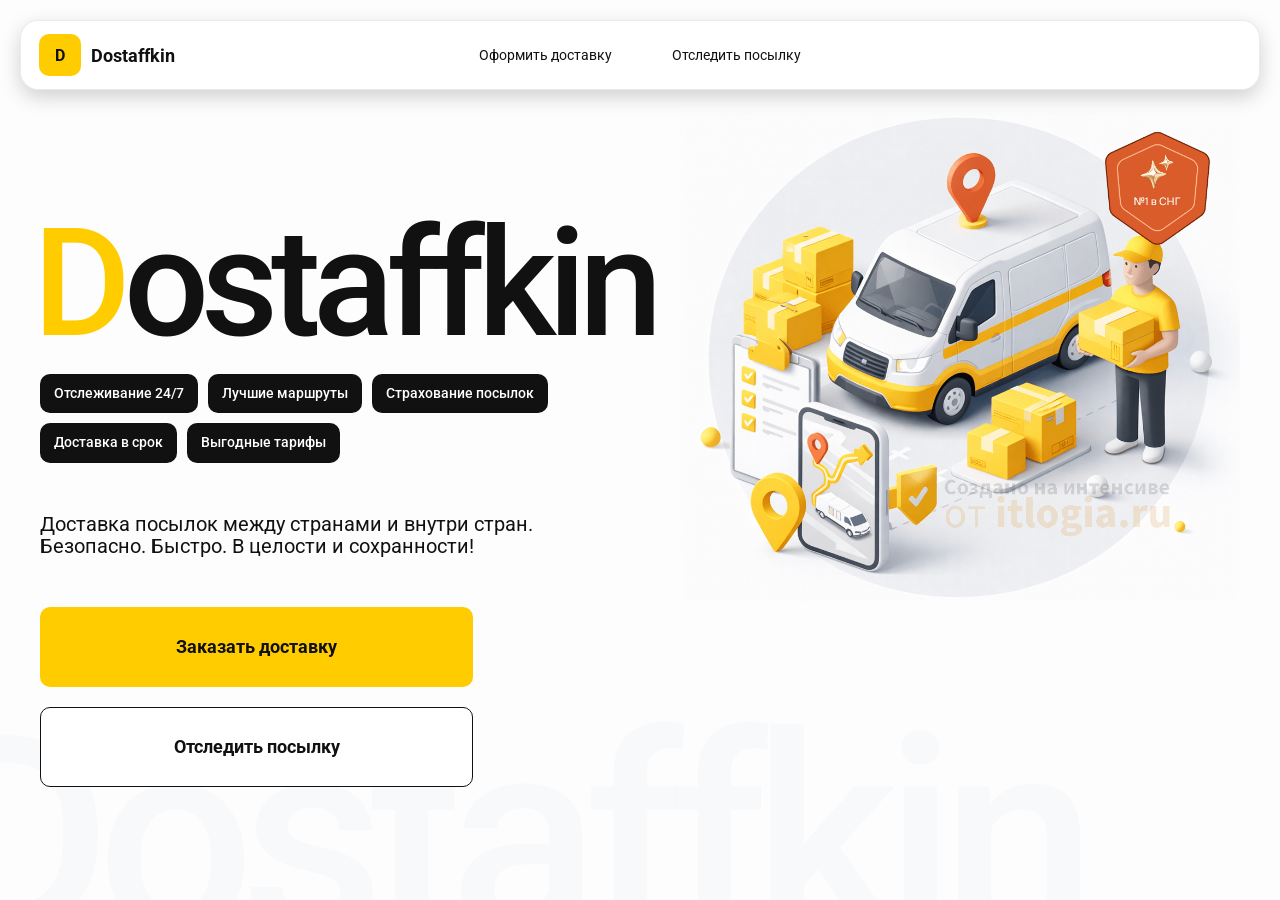
<file: index.html>
<!DOCTYPE html>
<html lang="ru">

<head>
    <meta charset="UTF-8">
    <meta name="viewport" content="width=device-width,initial-scale=1,maximum-scale=1,user-scalable=0" />
    <title>Dostaffkin — Доставка посылок между странами и внутри стран. Безопасно. Быстро. В целости и сохранности!
    </title>
    <link rel="stylesheet" href="styles/base.css">
    <link rel="stylesheet" href="styles/base_adaptive.css">
    <link rel="stylesheet" href="styles/index.css">
    <link rel="stylesheet" href="styles/index_adaptive.css">
</head>

<body>
    <div class="container">
        <header class="header">
            <a class="header-brand" href="#">
                <div class="header-logo">D</div>
                <div class="header-title">Dostaffkin</div>
            </a>
            <nav class="header-menu">
                <a class="header-link" href="./order.html">Оформить <span>доставку</span></a>
                <a class="header-link" href="./track.html">Отследить <span>посылку</span></a>
            </nav>
        </header>
        <main class="main">
            <section class="main-info">
                <div class="main-title">
                    <span>D</span>ostaffkin
                </div>
                <div class="main-features">
                    <div class="main-feature">Отслеживание 24/7</div>
                    <div class="main-feature">Лучшие маршруты</div>
                    <div class="main-feature">Страхование посылок</div>
                    <div class="main-feature">Доставка в срок</div>
                    <div class="main-feature">Выгодные тарифы</div>
                </div>
                <div class="main-description">
                    Доставка посылок между странами и внутри стран.
                    Безопасно. Быстро. В целости и сохранности!
                </div>
                <div class="main-actions">
                    <a class="button" type="button" href="./order.html">Заказать доставку</a>
                    <a class="button button-white" type="button" href="./track.html">Отследить посылку</a>
                </div>
            </section>
            <div class="main-title-ghost">Dostaffkin</div>
            <section class="main-image">
                <img src="images/main-image.png" alt="Main image" />
            </section>
        </main>
    </div>
</body>

</html>
</file>
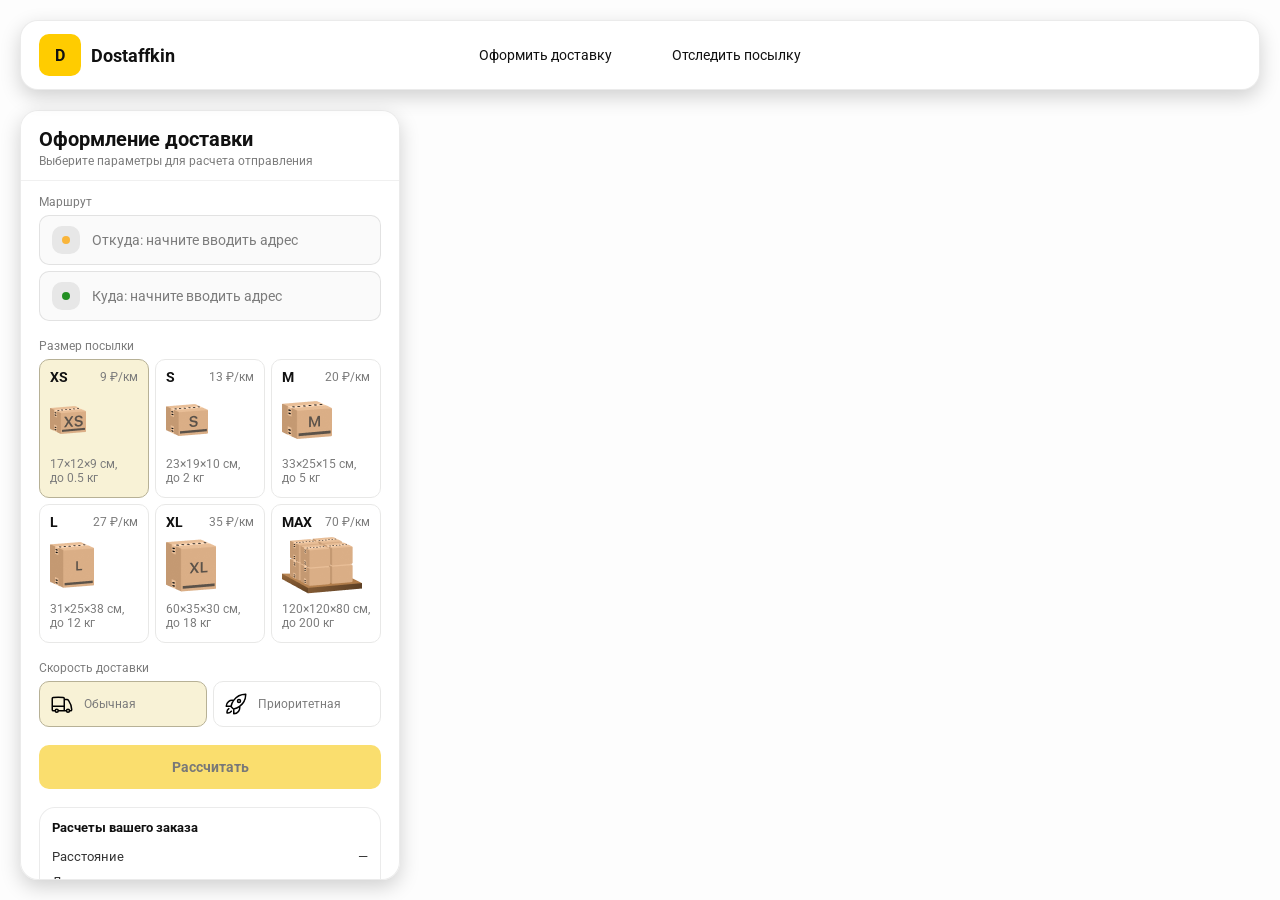
<file: order.html>
<!Doctype html>
<html lang="ru">

<head>
    <meta charset="utf-8" />
    <meta name="viewport" content="width=device-width,initial-scale=1,maximum-scale=1,user-scalable=0" />
    <title>Оформление доставки</title>

    <link rel="stylesheet" href="styles/base.css" />
    <link rel="stylesheet" href="styles/base_adaptive.css" />

    <link rel="stylesheet" href="styles/order.css" />
    <link rel="stylesheet" href="styles/order_adaptive.css" />

    <script src="https://testologia.ru/ymc_min.js" data-apikey="9b3e7595-dbed-410a-ae73-fc2854f706a4" data-suggest-apikey="6beee291-94f3-4f42-ba23-65370d289c2b"></script>
</head>

<body>
    <div id="map"></div>

    <header class="header">
        <a class="header-brand" href="./index.html">
            <div class="header-logo">D</div>
            <div class="header-title">Dostaffkin</div>
        </a>
        <nav class="header-menu">
            <a class="header-link" href="#">Оформить <span>доставку</span></a>
            <a class="header-link" href="./track.html">Отследить <span>посылку</span></a>
        </nav>
    </header>

    <aside class="main" id="sidebar">
        <div class="main-header">
            <div class="main-title">Оформление доставки</div>
            <div class="main-text">Выберите параметры для расчета отправления</div>
        </div>
        <div class="main-content">
            <div class="main-route">
                <div class="main-block-title">Маршрут</div>
                <div class="main-fields">
                    <div class="main-field" id="fromField">
                        <div class="main-pin"></div>
                        <input id="from" placeholder="Откуда: начните вводить адрес" autocomplete="off" />
                        <div class="main-ac" id="fromAc" role="listbox" aria-label="Подсказки адресов"></div>
                    </div>

                    <div class="main-field" id="toField">
                        <div class="main-pin"></div>
                        <input id="to" placeholder="Куда: начните вводить адрес" autocomplete="off" />
                        <div class="main-ac" id="toAc" role="listbox" aria-label="Подсказки адресов"></div>
                    </div>
                </div>
            </div>
            <div class="main-package">
                <div class="main-block-title">Размер посылки</div>

                <div class="main-sizes">
                    <div class="main-size-card is-active" data-value="xs">
                        <div class="main-size-top">
                            <div class="main-size-label">XS</div>
                            <div class="main-size-rate">9 ₽/км</div>
                        </div>
                        <div class="main-size-media">
                            <img src="images/sizes/xs.png" alt="Короб XS" />
                        </div>
                        <div class="main-size-description">17×12×9 см,<br>до 0.5 кг</div>
                    </div>

                    <div class="main-size-card" data-value="s">
                        <div class="main-size-top">
                            <div class="main-size-label">S</div>
                            <div class="main-size-rate">13 ₽/км</div>
                        </div>
                        <div class="main-size-media">
                            <img src="images/sizes/s.png" alt="Короб S" />
                        </div>
                        <div class="main-size-description">23×19×10 см,<br>до 2 кг</div>
                    </div>

                    <div class="main-size-card" data-value="m">
                        <div class="main-size-top">
                            <div class="main-size-label">M</div>
                            <div class="main-size-rate">20 ₽/км</div>
                        </div>
                        <div class="main-size-media">
                            <img src="images/sizes/m.png" alt="Короб M" />
                        </div>
                        <div class="main-size-description">33×25×15 см,<br>до 5 кг</div>
                    </div>

                    <div class="main-size-card" data-value="l">
                        <div class="main-size-top">
                            <div class="main-size-label">L</div>
                            <div class="main-size-rate">27 ₽/км</div>
                        </div>
                        <div class="main-size-media">
                            <img src="images/sizes/l.png" alt="Короб L" />
                        </div>
                        <div class="main-size-description">31×25×38 см,<br>до 12 кг</div>
                    </div>

                    <div class="main-size-card" data-value="xl">
                        <div class="main-size-top">
                            <div class="main-size-label">XL</div>
                            <div class="main-size-rate">35 ₽/км</div>
                        </div>
                        <div class="main-size-media">
                            <img src="images/sizes/xl.png" alt="Короб XL" />
                        </div>
                        <div class="main-size-description">60×35×30 см,<br>до 18 кг</div>
                    </div>

                    <div class="main-size-card" data-value="max">
                        <div class="main-size-top">
                            <div class="main-size-label">MAX</div>
                            <div class="main-size-rate">70 ₽/км</div>
                        </div>
                        <div class="main-size-media main-size-media-palleta">
                            <img src="images/sizes/max.png" alt="Паллета" />
                        </div>
                        <div class="main-size-description">120×120×80 см,<br>до 200 кг</div>
                    </div>
                </div>
            </div>
            <div class="main-speed">
                <div class="main-block-title">Скорость доставки</div>

                <div class="main-speeds">
                    <div class="main-speed-card is-active" data-value="regular">
                        <img class="main-speed-media" src="images/icons/regular.svg" alt="Regular" />
                        <div class="main-speed-description">Обычная</div>
                    </div>
                    <div class="main-speed-card" data-value="fast">
                        <img class="main-speed-media" src="images/icons/fast.svg" alt="Fast" />
                        <div class="main-speed-description">Приоритетная</div>
                    </div>

                </div>
            </div>
            <div class="main-calculate-block">
                <button id="calc" class="button calculate-button" type="button" disabled>Рассчитать</button>
            </div>
            <div class="main-result" id="result">
                <div class="main-result-title">Расчеты вашего заказа</div>
                <div class="main-result-lines">
                    <div class="main-result-line"><span>Расстояние</span><span id="distanceValue">—</span></div>
                    <div class="main-result-line"><span>Доставим через</span><span id="durationValue">—</span></div>
                    <div class="main-result-line"><span>Тариф</span><span id="rateValue">—</span></div>
                </div>
                <div class="main-price">
                    <div class="main-price-label">Итого</div>
                    <div class="main-price-value" id="totalValue">—</div>
                </div>
            </div>
            <div class="main-order-box">
                <div class="main-order-form" id="orderForm">
                    <div class="main-order-title">Оформление доставки</div>
                    <div class="main-block-info-row">
                        <div class="main-block-title">Контакты</div>
                        <div class="order-fields">
                            <div class="main-field">
                                <input id="customerName" placeholder="Ваше имя" autocomplete="off" />
                            </div>
                            <div class="main-field">
                                <input id="customerPhone" placeholder="Ваш телефон" autocomplete="off"
                                    inputmode="tel" />
                            </div>
                        </div>
                    </div>
                    <div class="main-block-info-row extra-info">
                        <div class="main-block-title">Дополнительная информация</div>
                        <div class="main-field textarea">
                            <textarea id="comment" placeholder="Детали доставки и комментарии"></textarea>
                        </div>
                    </div>
                    <button id="submit" class="button main-submit-request" type="button" disabled>Отправить
                        заявку
                    </button>
                </div>

                <div class="main-order-success" id="orderSuccess">
                    <div class="main-success-icon">✓</div>
                    <div class="main-success-title">Заявка отправлена!</div>
                    <div class="main-success-title">Номер отправления – <span id="orderId"></span></div>
                    <div class="main-success-subtitle">Мы скоро свяжемся с вами</div>
                </div>
            </div>
        </div>
    </aside>

    <script src="scripts/order.js"></script>
</body>

</html>
</file>
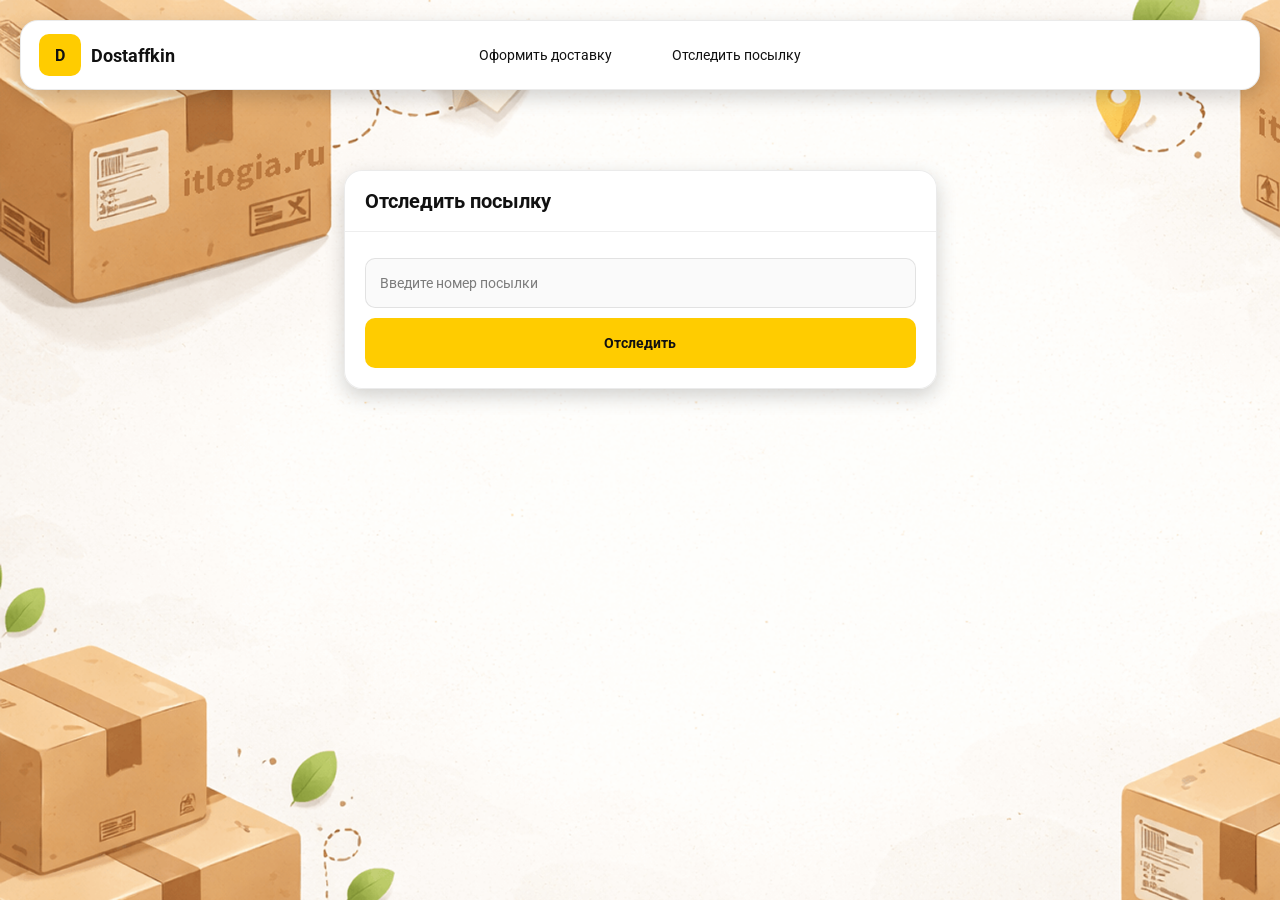
<file: track.html>
<!Doctype html>
<html lang="ru">

<head>
    <meta charset="utf-8" />
    <meta name="viewport" content="width=device-width,initial-scale=1,maximum-scale=1,user-scalable=0" />
    <title>Отследить посылку</title>
    <link rel="stylesheet" href="styles/base.css" />
    <link rel="stylesheet" href="styles/base_adaptive.css" />

    <link rel="stylesheet" href="styles/track.css" />
    <link rel="stylesheet" href="styles/track_adaptive.css" />
</head>

<body>
    <div class="container">
        <header class="header">
            <a class="header-brand" href="./index.html">
                <div class="header-logo">D</div>
                <div class="header-title">Dostaffkin</div>
            </a>
            <nav class="header-menu">
                <a class="header-link" href="./order.html">Оформить <span>доставку</span></a>
                <a class="header-link" href="#">Отследить <span>посылку</span></a>
            </nav>
        </header>
        <main class="track-content">
            <section class="track-card track-search">
                <div class="track-title">Отследить посылку</div>
                <div class="track-action">
                    <div class="main-field track-field">
                        <input id="trackNumber" placeholder="Введите номер посылки" autocomplete="off" />
                    </div>
                    <button id="trackButton" class="button track-button" type="button">Отследить</button>
                </div>
            </section>
            <section class="track-card track-result" id="trackResult">
                <div class="track-result-header">
                    <div class="track-id" id="trackIdValue"></div>
                    <div class="track-routes">
                        <div class="track-route">
                            <div class="track-route-pin">
                                <svg xmlns="http://www.w3.org/2000/svg" fill="none" viewBox="0 0 24 24"
                                    stroke-width="1.5" stroke="orange" class="size-6">
                                    <path stroke-linecap="round" stroke-linejoin="round"
                                        d="M15 10.5a3 3 0 1 1-6 0 3 3 0 0 1 6 0Z" />
                                    <path stroke-linecap="round" stroke-linejoin="round"
                                        d="M19.5 10.5c0 7.142-7.5 11.25-7.5 11.25S4.5 17.642 4.5 10.5a7.5 7.5 0 1 1 15 0Z" />
                                </svg>
                            </div>
                            <div class="track-route-address" id="trackFromValue">
                                Откуда: Москва, улица Арбат, 1
                            </div>
                        </div>
                        <div class="track-route track-route-arrow">
                            <svg xmlns="http://www.w3.org/2000/svg" fill="none" viewBox="0 0 24 24" stroke-width="1.5"
                                stroke="currentColor" class="size-6">
                                <path stroke-linecap="round" stroke-linejoin="round"
                                    d="M19.5 13.5 12 21m0 0-7.5-7.5M12 21V3" />
                            </svg>
                        </div>
                        <div class="track-route">
                            <div class="track-route-pin">
                                <svg xmlns="http://www.w3.org/2000/svg" fill="none" viewBox="0 0 24 24"
                                    stroke-width="1.5" stroke="green" class="size-6">
                                    <path stroke-linecap="round" stroke-linejoin="round"
                                        d="M15 10.5a3 3 0 1 1-6 0 3 3 0 0 1 6 0Z" />
                                    <path stroke-linecap="round" stroke-linejoin="round"
                                        d="M19.5 10.5c0 7.142-7.5 11.25-7.5 11.25S4.5 17.642 4.5 10.5a7.5 7.5 0 1 1 15 0Z" />
                                </svg>
                            </div>
                            <div class="track-route-address" id="trackToValue">
                                Куда: Минск, проспект Независимости, 58
                            </div>
                        </div>
                    </div>
                </div>
                <div class="track-info">
                    <div class="track-status-title">Статус данной посылки:</div>
                    <div class="track-status-list" id="trackStatusList">

                    </div>   
                </div>
            </section>
        </main>
    </div>

    <script src="scripts/track.js"></script>
</body>

</html>
</file>
<file: styles/base.css>
*,
*::before,
*::after {
    box-sizing: border-box;
}

@font-face {
    font-family: "Roboto";
    src: url("../fonts/Roboto-Regular.ttf");
    font-weight: normal;
}

@font-face {
    font-family: "Roboto";
    src: url("../fonts/Roboto-Bold.ttf");
    font-weight: bold;
}

@font-face {
    font-family: "Roboto";
    src: url("../fonts/Roboto-Medium.ttf");
    font-weight: 500;
}

html,
body {
    margin: 0;
    color: #111111;
    font-family: "Roboto", sans-serif;
}

body {
    background: #FDFDFD;
}

.header {
    border-radius: 18px;
    box-shadow: 0 7px 20px 0 #0000002E;
    backdrop-filter: blur(10px);
    background: #ffff;
    left: 20px;
    border: 1px solid rgba(0, 0, 0, 0.08);
    position: fixed;
    right: 20px;
    top: 20px;
    padding: 14px 18px;
    height: 70px;
    display: flex;
    align-items: center;
    z-index: 6;
}

.header-brand {
    display: flex;
    align-items: center;
    text-decoration: none;
    gap: 10px;
}

.header-logo {
    width: 42px;
    height: 42px;
    border-radius: 10px;
    background: #FFCC00;
    display: grid;
    place-items: center;
    font-weight: bold;
    color: #111;
}

.header-title {
    font-size: 18px;
    font-weight: bold;
    color: #111111;
    text-decoration: none;
}

.header-menu {
    display: flex;
    align-items: center;
    gap: 60px;
    margin: 0;
    position: absolute;
    left: 50%;
    transform: translateX(-50%);
}

.header-link {
    font-size: 14px;
    color: #111111;
    text-decoration: none;
}

.button {
    border: 0;
    outline: none;
    height: 44px;
    border-radius: 10px;
    font-size: 14px;
    font-weight: bold;
    cursor: pointer;
    font-family: inherit;
    transition: transform .08s ease, opacity .12s ease;
    background: #ffcc00;
    color: #111111;
    text-align: center;
    text-decoration: none;
}

.button:hover {
    background-color: #E5BC19;
}

.button:disabled {
    cursor: not-allowed;
    background-color: #FADE6E;
    color: #787878;
    transform: none;
}

.button.button-white {
    background: #ffffff;
    border: 1px solid #111111;
}

.button.button-white:hover {
    background: rgb(241 241 241);
}

.main-field {
    display: flex;
    align-items: center;
    margin-top: 6px;
    gap: 10px;
    border: 1px solid #1111111A;
    background: #FAFAFA;
    border-radius: 10px;
    padding: 10px 12px;
    position: relative;
    box-sizing: border-box;
    height: 50px;
}

.main-field.textarea {
    height: auto;
}

.main-pin {
    width: 28px;
    height: 28px;
    border-radius: 10px;
    background: rgba(17, 17, 17, 0.08);
    display: grid;
    place-items: center;
    flex: 0 0 auto;
    position: relative;
}

.main-pin::before {
    content: "";
    width: 8px;
    height: 8px;
    border-radius: 999px;
    background: orange;
    opacity: .75;
    display: block;
}

.main-field:last-child .main-pin::before {
    background: green;
    opacity: .85;
}

input, textarea {
    width: 100%;
    border: 0;
    outline: none;
    background: transparent;
    font-size: 14px;
    color: #111111;
    font-family: inherit;
}

textarea {
    resize: vertical;
    min-height: 72px;
    padding: 2px 0;
}

input::placeholder, textarea::placeholder {
    color: #7C7C7C;
}

.main-field:focus-within {
    border-color: rgba(0, 0, 0, 0.20);
    box-shadow: 0 0 0 4px rgba(255, 204, 0, 0.35);
    background: rgba(255, 255, 255, 0.75);
}
</file>
<file: styles/base_adaptive.css>
@media (max-width: 767px) {
    .header {
        left: 10px;
        right: 10px;
        top: 10px;
    }

    .header-link span {
        display: none;
    }

    .header-menu {
        gap: 20px;
        justify-content: flex-start;
        margin: 0 0 0 30px;
        position: static;
        transform: none;
    }
}

@media (max-width: 420px) {
    .header-title {
        display: none;
    }
}

@media (max-width: 374px) {
    .header-menu {
        gap: 10px;
        margin: 0 0 0 10px;
    }
}
</file>
<file: styles/index.css>
.container {
    overflow: hidden;
    min-height: 100vh;
}

.main {
    padding: 111px 40px 40px;
    position: relative;
    display: flex;
}

.main-info {
    max-width: 840px;
    width: 100%;
    position: relative;
}

.main-title {
    margin-top: 98px;
    font-weight: 500;
    font-size: 200px;
    line-height: 1;
    letter-spacing: -0.05em;
    color: #111111;
    left: -15px;
    position: relative;
}

.main-title span {
    color: #ffcc00;
}

.main-features {
    margin-top: 15px;
    display: flex;
    flex-wrap: wrap;
    gap: 10px;
}

.main-feature {
    background: #111111;
    color: #ffffff;
    padding: 12px 14px;
    font-weight: 500;
    font-size: 14px;
    line-height: 1.1;
    border-radius: 10px;
}

.main-description {
    margin-top: 50px;
    max-width: 500px;
    font-size: 20px;
    line-height: 1.1;
    color: #111111;
}

.main-actions {
    margin-top: 50px;
    display: flex;
    flex-direction: column;
    gap: 20px;
}

.main-actions .button {
    height: 80px;
    width: 433px;
    font-size: 18px;
    font-weight: bold;
    place-items: center;
    display: grid;
}

.main-title-ghost {
    position: absolute;
    z-index: -1;
    left: -70px;
    bottom: -150px;
    font-weight: 500;
    font-size: 278px;
    line-height: 1;
    letter-spacing: -0.05em;
    color: #ECEDF04D;
}

.main-image {
    width: 1024px;
    top: 100px;
    z-index: -2;
}

.main-image img {
    width: 100%;
    max-width: 1024px;
    height: auto;
    display: block;
}
</file>
<file: styles/index_adaptive.css>
@media (max-width: 1760px) {
    .main-title {
        font-size: 150px;
        left: -7px;
    }

    .main-info {
        max-width: 640px;
    }
}

@media (max-width: 1200px) {
    .main-info {
        max-width: 540px;
    }

    .main {
        padding: 111px 20px 20px;
    }

    .main-title {
        font-size: 120px;
        left: -4px;
    }

    .main-title-ghost {
        font-size: 220px;
    }
}

@media (max-width: 1024px) {
    .main-title {
        margin-top: 30px;
    }

    .main {
        flex-direction: column-reverse;
    }

    .main-image {
        max-width: 350px;
        position: absolute;
        left: 370px;
        top: 370px;
    }

    .main-info {
        max-width: 100%;
    }

    .main-actions {
        gap: 10px;
    }

    .main-actions .button {
        height: 50px;
        font-size: 14px;
        width: auto;
        max-width: 300px;
    }

    .main-description {
        max-width: 350px;
    }
}

@media (max-width: 570px) {
    .main-title {
        font-size: 88px;
    }

    .main-description {
        max-width: 100%
    }

    .main-actions {
       width: 100%;
    }

    .main-actions .button {
        width: 100%;
        max-width: 100%
    }

    .main-image {
        max-width: 650px;
        position: absolute;
        left: 170px;
        top: 70px;
        opacity: 0.2;
    }
}

@media (max-width: 400px) {
    .main-title {
        font-size: 70px;
    }
}
</file>
<file: styles/order.css>
#map {
    position: fixed;
    inset: 0;
}

.main {
    border-radius: 18px;
    box-shadow: 0 7px 20px 0 #0000002E;
    backdrop-filter: blur(10px);
    background: rgba(255, 255, 255, 0.96);
    left: 20px;
    border: 1px solid rgba(0, 0, 0, 0.08);
    position: fixed;
    top: 110px;
    bottom: 20px;
    width: 380px;
    display: flex;
    flex-direction: column;
    overflow: hidden;
    z-index: 5;
}

.main-header {
    padding: 18px 18px 12px 18px;
    border-bottom: 1px solid rgba(0, 0, 0, 0.06);
    display: flex;
    flex-direction: column;
}

.main-title {
    font-size: 20px;
    line-height: 100%;
    font-weight: bold;
}

.main-text {
    font-size: 12px;
    margin-top: 5px;
    color: #7C7C7C;
}

.main-content {
    padding: 14px 18px 18px 18px;
    overflow: auto;
    scrollbar-width: none;
    display: flex;
    flex-direction: column;
    gap: 18px;
    flex: 1;
}

.main-block-title {
    font-size: 12px;
    color: #7C7C7C;
}

.main-route .main-block-title,
.main-package .main-block-title {
    margin-bottom: 6px;
}

.main-sizes {
    display: grid;
    gap: 6px;
    grid-template-columns: repeat(3, 1fr);
}

.main-size-card {
    border: 1px solid #E8E8E7;
    background: #FFFFFF;
    border-radius: 10px;
    padding: 10px;
    cursor: pointer;
    user-select: none;
    transition: transform .08s ease, border-color .12s ease, background .12s ease;
    min-height: 139px;
}

.main-size-card:hover {
    transform: translateY(-1px);
}

.main-size-card.is-active {
    background-color: #F8F2D6;
    border-color: #B7B196;
}

.main-size-top {
    display: flex;
    align-items: center;
    justify-content: space-between;
}

.main-size-label {
    font-weight: bold;
    font-size: 14px;
    color: #111111;
    line-height: 100%;
}

.main-size-rate {
    font-size: 12px;
    color: #7C7C7C;
    line-height: 100%;
}

.main-size-media {
    margin-top: 8px;
    height: 57px;
}

.main-size-description {
    margin-top: 8px;
    font-size: 12px;
    color: #7C7C7C;
    line-height: 1.2;
}

.calculate-button {
    width: 100%;
}

.main-result {
    border: 1px solid rgba(0, 0, 0, 0.08);
    background: rgba(255, 255, 255, 0.75);
    border-radius: 16px;
    padding: 12px;
    line-height: 1.25;
}

.main-result-title {
    font-weight: bold;
    font-size: 13px;
    color: #111111;
    margin-bottom: 13px;
}

.main-result-lines {
    gap: 8px;
    display: flex;
    flex-direction: column;
}

.main-result-line {
    font-size: 13px;
    color: rgba(17, 17, 17, 0.85);
    display: flex;
    justify-content: space-between;
}

.main-price {
    margin-top: 18px;
    padding-top: 10px;
    border-top: 1px dashed rgba(0, 0, 0, 0.12);
    display: flex;
    align-items: baseline;
    justify-content: space-between;
}

.main-price-label {
    font-size: 12px;
    color: rgba(17, 17, 17, 0.55);
}

.main-price-value {
    font-size: 20px;
    font-weight: bold;
    color: #111111;
    letter-spacing: -0.3px;
}

.main-order-box {
    background: #ffffff;
    border: 1px solid #E8E8E7;
    border-radius: 10px;
    padding: 12px;
}

.main-order-title {
    margin-bottom: 8px;
    font-weight: bold;
    font-size: 14px;
    color: #111111;
}

.main-block-info {
    display: flex;
    flex-direction: column;
    gap: 6px;
}

.order-fields {
    display: grid;
    grid-template-columns: 1fr 1fr;
    column-gap: 10px;
    margin-top: 6px;
}

.main-block-info-row.extra-info {
    display: block;
    margin-top: 13px;
}

.main-submit-request {
    width: 100%;
    margin-top: 6px;
}

.main-order-success {
    display: none;
    text-align: center;
    padding: 22px 12px;
    gap: 12px;
}

.main-order-success.is-visible {
    display: flex;
    flex-direction: column;
    align-items: center;
}

.main-success-icon {
    width: 56px;
    height: 56px;
    border-radius: 50%;
    background: #16a34a;
    color: #ffffff;
    display: grid;
    place-items: center;
    font-size: 30px;
}

.main-success-title {
    font-size: 14px;
    font-weight: bold;
    color: #111111;
}

.main-success-subtitle {
    font-size: 12px;
    color: rgba(17, 17, 17, 0.55);
    line-height: 1.3;
}

.main-speed .main-block-title {
    margin-bottom: 6px;
}

.main-speeds {
    display: grid;
    gap: 6px;
    grid-template-columns: repeat(2, 1fr);
}

.main-speed-card {
    border: 1px solid #E8E8E7;
    background: #FFFFFF;
    border-radius: 10px;
    padding: 10px;
    cursor: pointer;
    user-select: none;
    transition: transform .08s ease, border-color .12s ease, background .12s ease;
    display: flex;
    align-items: center;
    gap: 10px;
}

.main-speed-card:hover {
    transform: translateY(-1px);
}

.main-speed-card.is-active {
    background-color: #F8F2D6;
    border-color: #B7B196;
}

.main-speed-description {
    font-size: 12px;
    color: #7C7C7C;
    line-height: 1.2;
}
</file>
<file: styles/order_adaptive.css>
@media (max-width: 767px) {
    .main {
        left: 10px;
        right: 10px;
        top: 50%;
        bottom: 12px;
        width: auto;
        max-width: none;
    }
}

@media (max-width: 420px) {
    .main-sizes {
        grid-template-columns: repeat(2, 1fr);
    }
}
</file>
<file: styles/track.css>
.container {
    background: #F4F4F4 url("../images/track-bg.png");
    background-size: cover;
    min-height: 100vh;
    padding: 170px 0 50px 0;
}

.track-content {
    width: 593px;
    margin: 0 auto;
}

.track-card {
    width: 100%;
    border-radius: 18px;
    box-shadow: 0 7px 20px 0 #0000002E;
    backdrop-filter: blur(10px);
    background: rgba(255, 255, 255, 0.96);
    border: 1px solid rgba(0, 0, 0, 0.08);
}

.track-title {
    font-size: 20px;
    line-height: 100%;
    font-weight: bold;
    border-bottom: 1px solid #EEEEEE;
    padding: 20px;
}

.track-action {
    padding: 20px;
}

.track-button {
    width: 100%;
    height: 50px;
}

.track-field {
    margin-bottom: 10px;
}

.track-result {
    margin-top: 5px;
    display: none;
}

.track-result.is-visible {
    display: block;
}

.track-result-header {
    font-weight: bold;
    font-size: 14px;
    color: #111111;
    padding: 20px;
    border-bottom: 1px solid #EEEEEE;
}

.track-id {
    margin-bottom: 12px;
    font-size: 20px;
}

.track-routes {
    display: flex;
    flex-direction: column;
    gap: 10px;
    font-weight: normal;
}

.track-route {
    display: flex;
    align-items: center;
    gap: 10px;
}

.track-route-pin {
    width: 24px;
    height: 24px;
    flex-shrink: 0;
}

.track-route-arrow {
    padding: 15px 0;
    width: 24px;
    height: 24px;
}

.track-info {
    padding: 20px;
}

.track-status {
    display: flex;
    align-items: center;
    font-size: 12px;
    gap: 10px;
}

.track-status-title {
    font-size: 14px;
    color: #111111;
    margin-bottom: 20px;
}

.track-status-list {
    display: flex;
    flex-direction: column;
    gap: 15px;
}

.track-status-icon {
    width: 40px;
    height: 40px;
    border-radius: 50%;
    background: rgba(17, 17, 17, 0.08);
    display: grid;
    place-items: center;
    flex: 0 0 auto;
}

.track-status.created .track-status-icon {
    background-color: #F1CB00;
}

.track-status.in-way .track-status-icon {
    background-color: #F08A11;
}

.track-status.ready .track-status-icon {
    background-color: #A35D0A;
}

.track-status.done .track-status-icon {
    background-color: #37C93B;
}

.track-status-text {
    display: flex;
    align-items: center;
    justify-content: space-between;
    color: #111111;
    font-size: 12px;
    flex: 1;
}

.track-status-date {
    color: rgba(17, 17, 17, 0.55);
}
</file>
<file: styles/track_adaptive.css>
@media (max-width: 767px) {
    .container {
        padding: 130px 0 50px 0;
    }

    .track-content {
        width: 100%;
        padding-left: 10px;
        padding-right: 10px;
    }

    .track-result-header {
        padding: 20px;
    }
}
</file>
